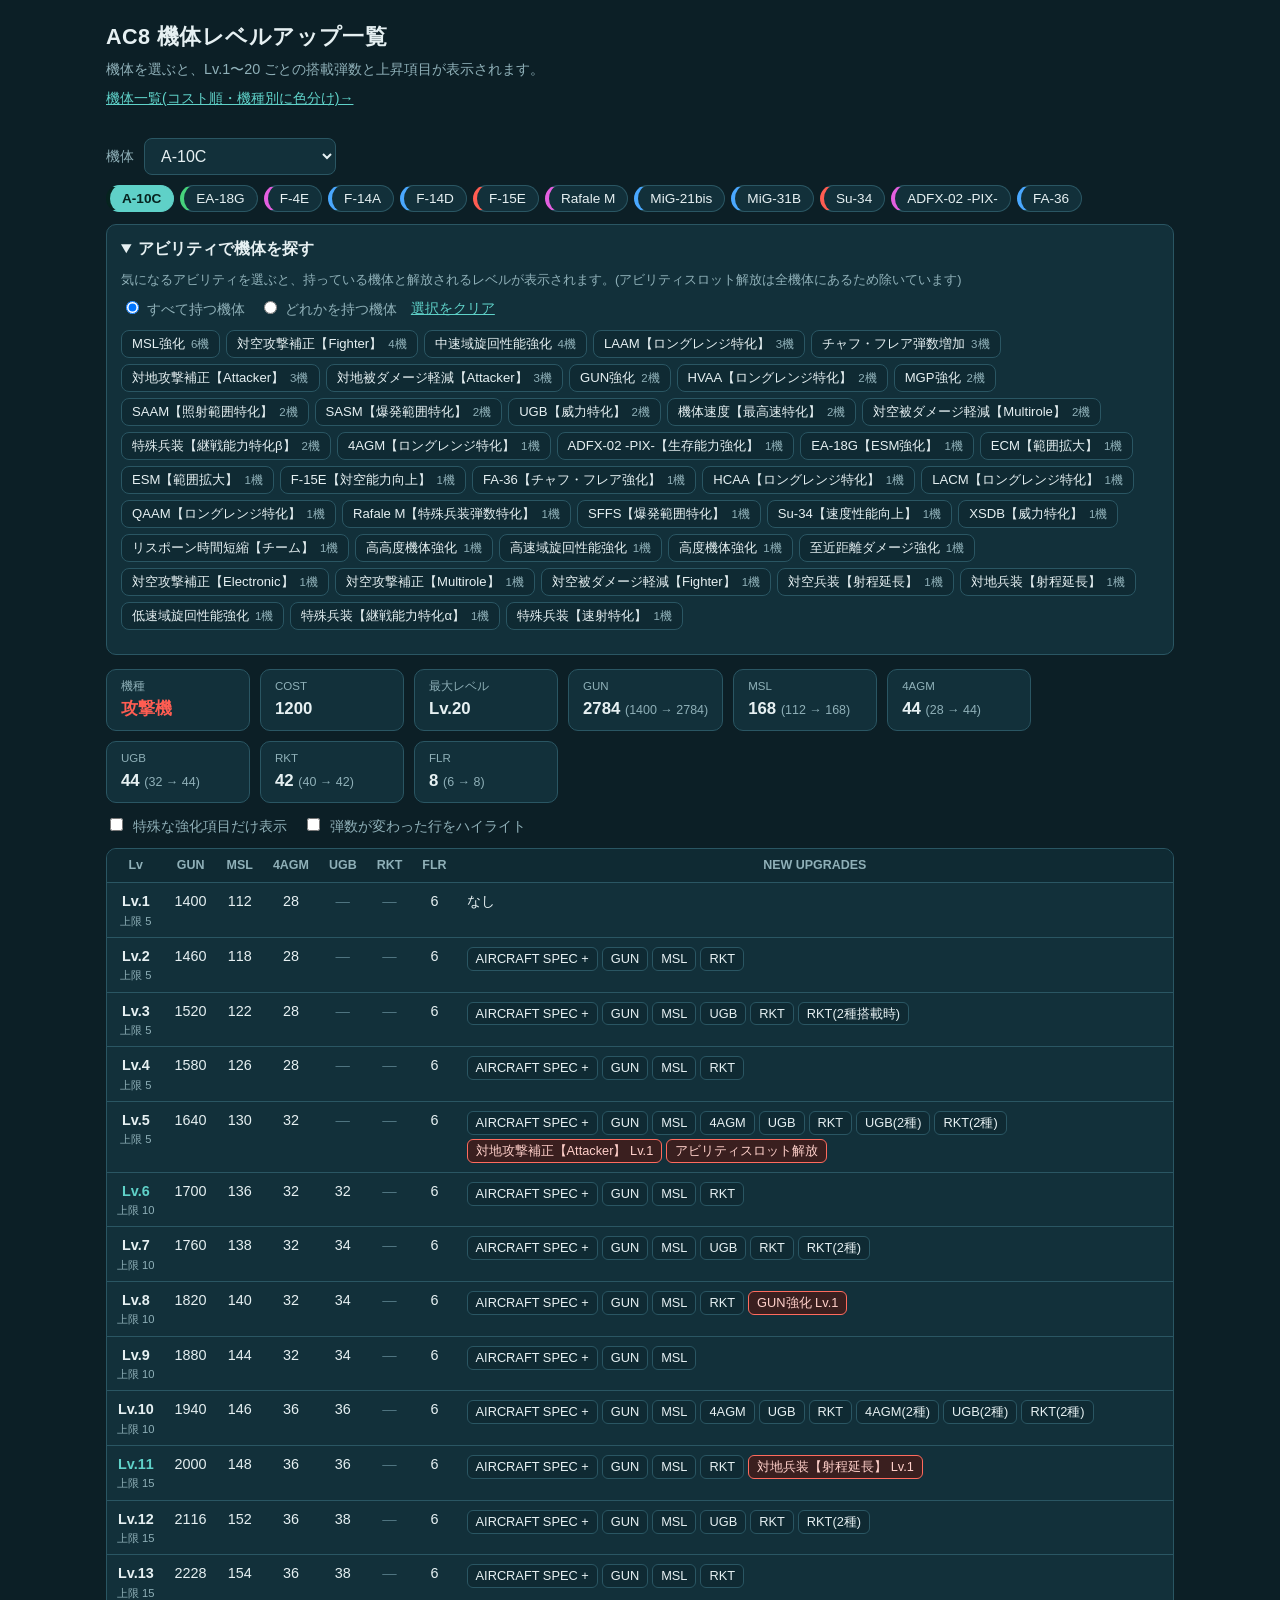
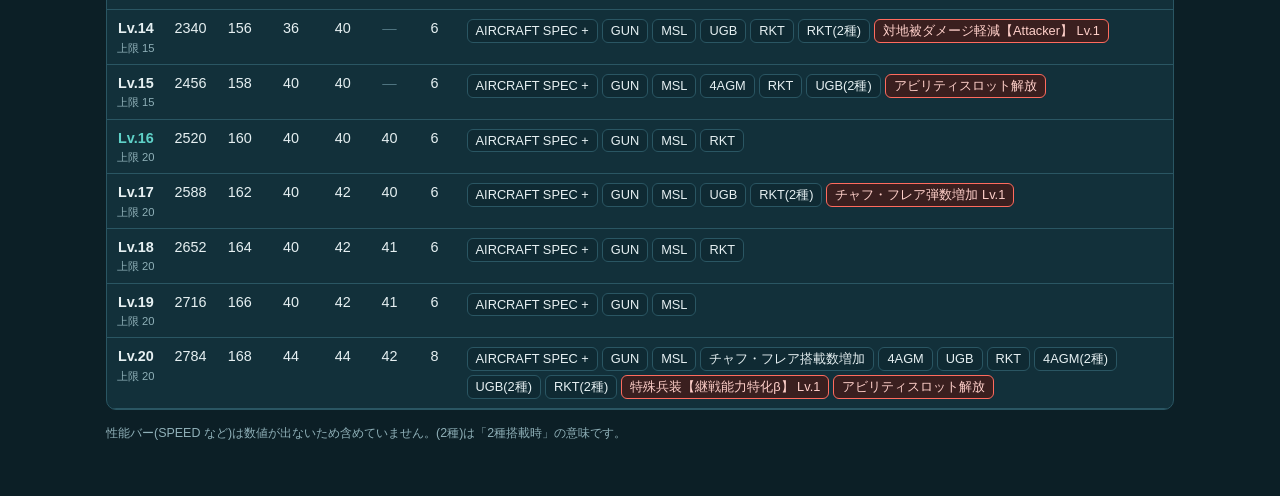
<file: html/index.html>
<!DOCTYPE html>
<html lang="ja">
<head>
<meta charset="utf-8">
<meta name="viewport" content="width=device-width, initial-scale=1">
<title>AC8 機体レベルアップ一覧</title>
<meta name="description" content="機体を選ぶと、Lv.1〜20 ごとの搭載弾数と上昇項目を表示します。">
<link rel="stylesheet" href="assets/style.css">
</head>
<body>
<header class="top">
  <h1>AC8 機体レベルアップ一覧</h1>
  <p class="sub">機体を選ぶと、Lv.1〜20 ごとの搭載弾数と上昇項目が表示されます。</p>
  <nav class="nav"><a href="list.html">機体一覧(コスト順・機種別に色分け)→</a></nav>
</header>

<main>
  <section class="picker" aria-label="機体の選択">
    <label for="sel">機体</label>
    <select id="sel"></select>
    <div id="chips" class="chips" role="tablist"></div>
  </section>

  <section class="finder" aria-label="アビリティで探す">
    <details id="finder" open>
      <summary>アビリティで機体を探す</summary>
      <p class="hint">気になるアビリティを選ぶと、持っている機体と解放されるレベルが表示されます。(アビリティスロット解放は全機体にあるため除いています)</p>
      <div class="mode">
        <label><input type="radio" name="mode" value="and" checked> すべて持つ機体</label>
        <label><input type="radio" name="mode" value="or"> どれかを持つ機体</label>
        <button type="button" id="abClear" class="link">選択をクリア</button>
      </div>
      <div id="abChips" class="abchips"></div>
      <div id="abResults" class="abresults" aria-live="polite"></div>
    </details>
  </section>

  <section id="summary" class="summary" aria-live="polite"></section>

  <section class="controls">
    <label class="chk"><input type="checkbox" id="onlySpecial"> 特殊な強化項目だけ表示</label>
    <label class="chk"><input type="checkbox" id="onlyChange"> 弾数が変わった行をハイライト</label>
  </section>

  <div class="tablewrap">
    <table id="tbl">
      <thead id="thead"></thead>
      <tbody id="tbody"></tbody>
    </table>
  </div>

  <p class="note">
    性能バー(SPEED など)は数値が出ないため含めていません。(2種)は「2種搭載時」の意味です。
  </p>
</main>

<script src="data.js"></script>
<script src="assets/app.js"></script>
</body>
</html>
</file>
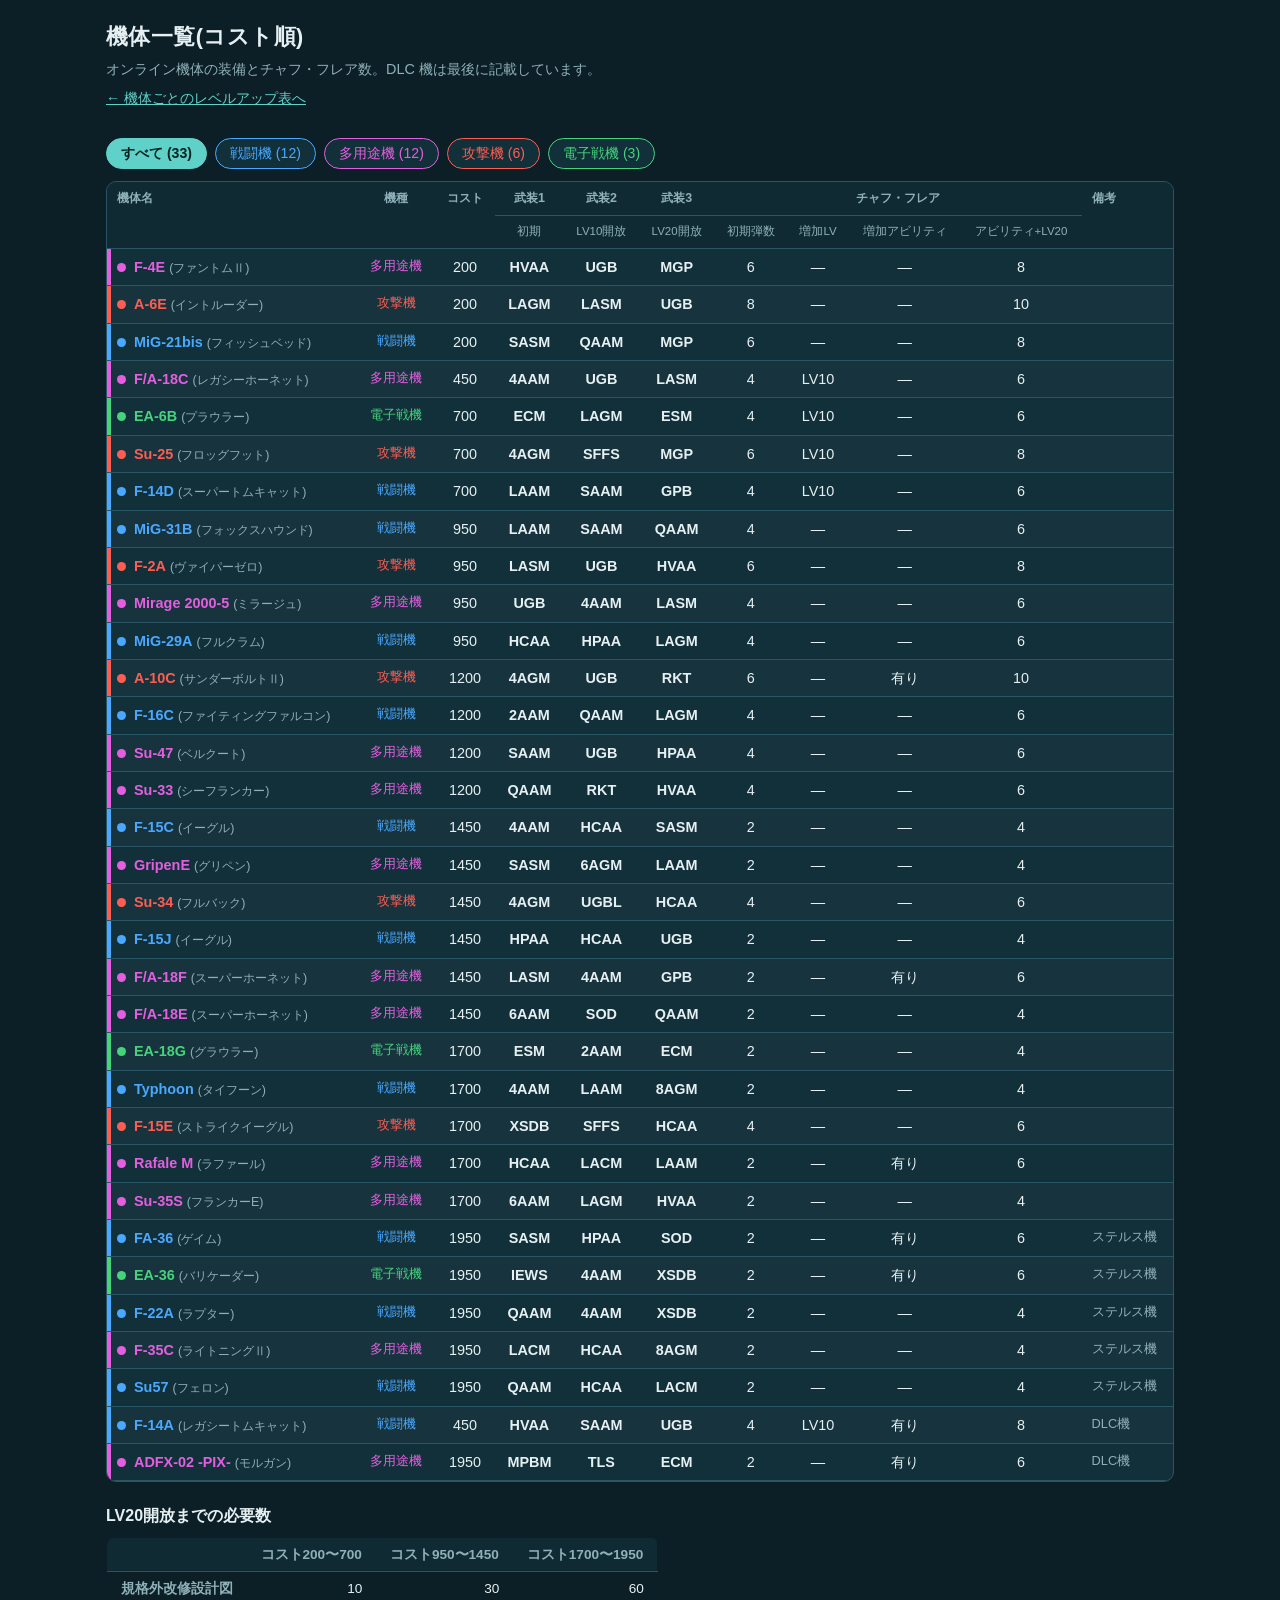
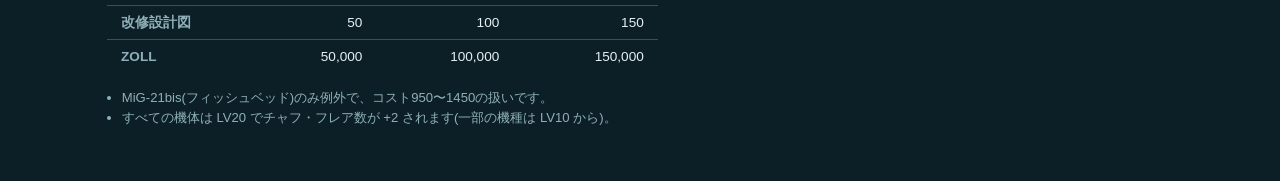
<file: html/list.html>
<!DOCTYPE html>
<html lang="ja">
<head>
<meta charset="utf-8">
<meta name="viewport" content="width=device-width, initial-scale=1">
<title>機体一覧(コスト順) | AC8</title>
<meta name="description" content="オンライン機体の装備、チャフ・フレア数、コストを機種別に色分けした一覧です。">
<link rel="stylesheet" href="assets/style.css">
</head>
<body>
<header class="top">
  <h1>機体一覧(コスト順)</h1>
  <p class="sub">オンライン機体の装備とチャフ・フレア数。DLC 機は最後に記載しています。</p>
  <nav class="nav"><a href="./">← 機体ごとのレベルアップ表へ</a></nav>
</header>

<main>
  <section class="legend" id="legend" aria-label="機種で絞り込み"></section>

  <div class="tablewrap">
    <table id="ltbl" class="ltbl">
      <thead>
        <tr>
          <th rowspan="2" class="l">機体名</th>
          <th rowspan="2">機種</th>
          <th rowspan="2">コスト</th>
          <th>武装1</th><th>武装2</th><th>武装3</th>
          <th colspan="4">チャフ・フレア</th>
          <th rowspan="2" class="l">備考</th>
        </tr>
        <tr>
          <th class="s">初期</th><th class="s">LV10開放</th><th class="s">LV20開放</th>
          <th class="s">初期弾数</th><th class="s">増加LV</th><th class="s">増加アビリティ</th><th class="s">アビリティ+LV20</th>
        </tr>
      </thead>
      <tbody id="lbody"></tbody>
    </table>
  </div>

  <section class="costs">
    <h2>LV20開放までの必要数</h2>
    <table class="mini">
      <thead><tr><th></th><th>コスト200〜700</th><th>コスト950〜1450</th><th>コスト1700〜1950</th></tr></thead>
      <tbody>
        <tr><th>規格外改修設計図</th><td>10</td><td>30</td><td>60</td></tr>
        <tr><th>改修設計図</th><td>50</td><td>100</td><td>150</td></tr>
        <tr><th>ZOLL</th><td>50,000</td><td>100,000</td><td>150,000</td></tr>
      </tbody>
    </table>
    <ul class="foot">
      <li>MiG-21bis(フィッシュベッド)のみ例外で、コスト950〜1450の扱いです。</li>
      <li>すべての機体は LV20 でチャフ・フレア数が +2 されます(一部の機種は LV10 から)。</li>
    </ul>
  </section>
</main>

<script src="list-data.js"></script>
<script src="assets/list.js"></script>
</body>
</html>
</file>
<file: html/assets/style.css>
:root{
  --bg:#0c1f26; --panel:#12303a; --panel2:#163a46; --line:#2a5663;
  --text:#e6f0f2; --muted:#8fb0b8; --accent:#5fd1c8; --hot:#ff6b5e; --chg:#1f4f45;
}
*{box-sizing:border-box}
html{-webkit-text-size-adjust:100%}
body{
  margin:0; background:var(--bg); color:var(--text);
  font-family:-apple-system,BlinkMacSystemFont,"Hiragino Sans","Hiragino Kaku Gothic ProN","Yu Gothic",Meiryo,sans-serif;
  line-height:1.55;
}
.top{padding:20px 16px 8px; max-width:1100px; margin:0 auto}
h1{margin:0; font-size:1.35rem; letter-spacing:.02em}
.sub{margin:.3em 0 0; color:var(--muted); font-size:.9rem}
main{max-width:1100px; margin:0 auto; padding:8px 16px 40px}

.picker{display:flex; flex-wrap:wrap; gap:10px; align-items:center; margin:12px 0}
.picker label{font-size:.85rem; color:var(--muted)}
select{
  background:var(--panel); color:var(--text); border:1px solid var(--line);
  border-radius:8px; padding:8px 12px; font-size:1rem; min-width:12em;
}
.chips{display:flex; flex-wrap:wrap; gap:6px; flex:1 1 100%}
.chip{
  background:var(--panel); color:var(--text); border:1px solid var(--line);
  border-radius:999px; padding:5px 12px; font-size:.85rem; cursor:pointer;
}
.chip:hover{border-color:var(--accent)}
.chip[aria-selected="true"]{background:var(--accent); color:#06231f; border-color:var(--accent); font-weight:700}

.summary{
  display:flex; flex-wrap:wrap; gap:10px; margin:8px 0 12px;
}
.card{
  background:var(--panel); border:1px solid var(--line); border-radius:10px;
  padding:8px 14px; min-width:9em;
}
.card .k{font-size:.72rem; color:var(--muted)}
.card .v{font-size:1.05rem; font-weight:700}
.card .v small{font-weight:400; color:var(--muted); font-size:.78rem}

.controls{display:flex; flex-wrap:wrap; gap:16px; margin:6px 0 10px}
.chk{font-size:.88rem; color:var(--muted); cursor:pointer}
.chk input{margin-right:6px}

.tablewrap{overflow-x:auto; border:1px solid var(--line); border-radius:10px; background:var(--panel)}
table{border-collapse:collapse; width:100%; min-width:720px; font-size:.9rem}
th,td{padding:7px 10px; border-bottom:1px solid var(--line); vertical-align:top}
thead th{
  position:sticky; top:0; background:#0f2a33; color:var(--muted);
  font-weight:600; font-size:.78rem; text-align:center; white-space:nowrap;
}
td.num{text-align:center; font-variant-numeric:tabular-nums; white-space:nowrap}
td.lv{text-align:center; font-weight:700; white-space:nowrap}
td.lv small{display:block; color:var(--muted); font-weight:400; font-size:.7rem}
td.none{color:#4f7480}
tbody tr:hover{background:var(--panel2)}
tr.capup td.lv{color:var(--accent)}
td.up{min-width:22em}
.tag{
  display:inline-block; margin:2px 4px 2px 0; padding:1px 8px; border-radius:6px;
  background:#0f2a33; border:1px solid var(--line); font-size:.8rem;
}
.tag.sp{background:#3a1f1f; border-color:var(--hot); color:#ffd0ca}
.tag.gain{background:#17372f; border-color:#2d7a62}
td.num.chg{background:var(--chg); font-weight:700}

.note{color:var(--muted); font-size:.78rem; margin-top:14px}

@media (max-width:640px){
  h1{font-size:1.1rem}
  th,td{padding:6px 7px}
}

/* ability finder */
.finder{margin:10px 0 14px; background:var(--panel); border:1px solid var(--line); border-radius:10px; padding:4px 14px 12px}
.finder summary{cursor:pointer; padding:8px 0; font-weight:700}
.finder .hint{margin:0 0 8px; color:var(--muted); font-size:.8rem}
.mode{display:flex; flex-wrap:wrap; gap:14px; align-items:center; margin:6px 0 10px; font-size:.88rem; color:var(--muted)}
.mode input{margin-right:4px}
.link{background:none; border:0; color:var(--accent); cursor:pointer; font-size:.85rem; padding:0; text-decoration:underline}
.abchips{display:flex; flex-wrap:wrap; gap:6px}
.abchip{
  background:#0f2a33; color:var(--text); border:1px solid var(--line); border-radius:8px;
  padding:4px 10px; font-size:.82rem; cursor:pointer; text-align:left;
}
.abchip:hover{border-color:var(--hot)}
.abchip .n{color:var(--muted); font-size:.72rem; margin-left:6px}
.abchip[aria-pressed="true"]{background:#3a1f1f; border-color:var(--hot); color:#ffd0ca}
.abresults{margin-top:12px; display:grid; grid-template-columns:repeat(auto-fill,minmax(250px,1fr)); gap:8px}
.abresults .empty{grid-column:1/-1; color:var(--muted); font-size:.88rem}
.rescard{
  text-align:left; background:#0f2a33; color:var(--text); border:1px solid var(--line);
  border-radius:10px; padding:8px 12px; cursor:pointer; font:inherit;
}
.rescard:hover{border-color:var(--accent)}
.rescard .nm{font-weight:700; margin-bottom:4px}
.rescard ul{margin:0; padding:0; list-style:none; font-size:.8rem; color:var(--muted)}
.rescard li b{color:var(--text); margin-right:6px}
.chip.dim{opacity:.35}
.tag.hit{box-shadow:0 0 0 2px var(--accent); }

/* role colors */
:root{
  --fighter:#4aa8ff; --multirole:#e45fe0; --attacker:#ff5d52; --electronic:#46d37c;
}
.role-fighter{--rc:var(--fighter)}
.role-multirole{--rc:var(--multirole)}
.role-attacker{--rc:var(--attacker)}
.role-electronic{--rc:var(--electronic)}

.nav{margin-top:8px; font-size:.88rem}
.nav a{color:var(--accent)}

.legend{display:flex; flex-wrap:wrap; gap:8px; margin:12px 0}
.rolebtn{
  background:var(--panel); color:var(--text); border:1px solid var(--line); border-radius:999px;
  padding:5px 14px; font-size:.88rem; cursor:pointer;
}
.rolebtn[class*="role-"]{border-color:var(--rc); color:var(--rc)}
.rolebtn[aria-pressed="true"]{background:var(--rc, var(--accent)); color:#07181d; font-weight:700; border-color:var(--rc, var(--accent))}
.rolebtn.all[aria-pressed="true"]{background:var(--accent); color:#06231f}

.ltbl{min-width:900px}
.ltbl th.l, .ltbl td.l{text-align:left}
.ltbl thead th.s{font-weight:400; font-size:.72rem}
.ltbl td.nm{white-space:nowrap; font-weight:700; color:var(--rc)}
.ltbl td.nm small{font-weight:400; color:var(--muted); margin-left:4px; font-size:.78rem}
.ltbl td.rl{text-align:center; font-size:.8rem; color:var(--rc); white-space:nowrap}
.ltbl td.wp{text-align:center; font-weight:600}
.ltbl td.note{font-size:.8rem; color:var(--muted)}
.ltbl tbody tr{box-shadow:inset 4px 0 0 var(--rc)}
.ltbl tbody tr:nth-child(even){background:rgba(255,255,255,.02)}
.dot{display:inline-block; width:9px; height:9px; border-radius:50%; background:var(--rc); margin-right:8px}

.costs{margin-top:22px}
.costs h2{font-size:1rem; margin:0 0 8px}
.mini{min-width:0; width:auto; border:1px solid var(--line); border-radius:8px; overflow:hidden}
.mini th, .mini td{padding:6px 14px; font-size:.85rem; text-align:right}
.mini thead th{background:#0f2a33}
.mini tbody th{text-align:left; color:var(--muted); font-weight:600; background:transparent; position:static}
.foot{color:var(--muted); font-size:.82rem; padding-left:1.2em}

/* role marks on the per-aircraft page */
.chip[data-role]{border-left:4px solid var(--rc)}
.chip[aria-selected="true"][data-role]{border-left-color:#06231f}
.card.rolecard .v{color:var(--rc)}
</file>
